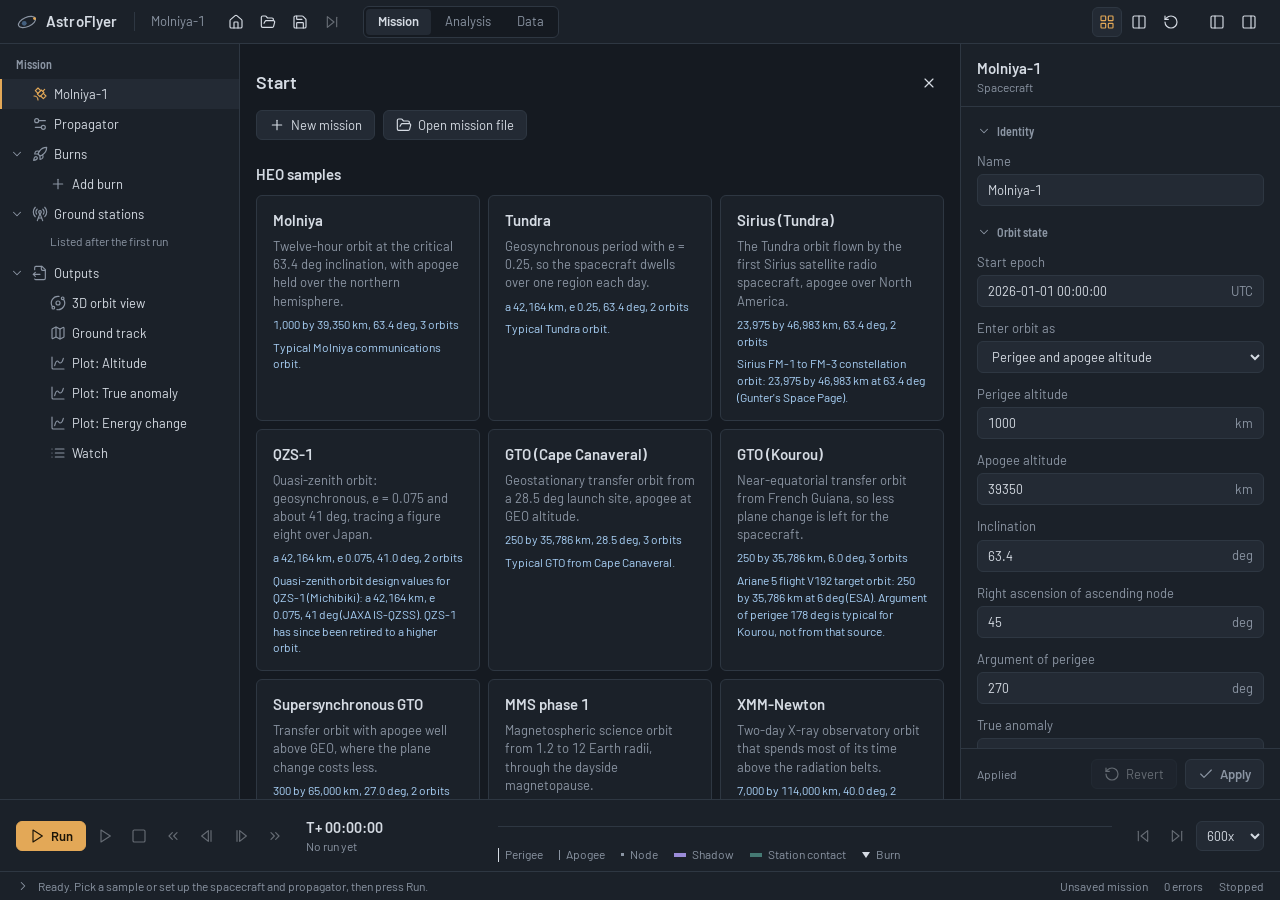
<file: astroflyer/frontend/index.html>
<!DOCTYPE html>
<html lang="en">
<head>
    <meta charset="UTF-8">
    <meta name="viewport" content="width=device-width, initial-scale=1.0">
    <title>AstroFlyer</title>
    <link rel="icon" href="icon.ico">
    <link rel="stylesheet" href="vendor/uPlot.min.css">
    <link rel="stylesheet" href="css/tokens.css">
    <link rel="stylesheet" href="css/app.css">
    <script src="vendor/three.min.js"></script>
    <script src="vendor/uPlot.iife.min.js"></script>
    <script type="module" src="js/main.js"></script>
</head>
<body>
    <div class="app" id="app">
        <header class="topbar">
            <div class="brand">
                <svg class="brand-mark" viewBox="0 0 24 24" aria-hidden="true">
                    <ellipse cx="12" cy="12" rx="10" ry="5" transform="rotate(-24 12 12)" />
                    <circle cx="9" cy="13.4" r="2.6" class="brand-earth" />
                    <circle cx="20.2" cy="8.3" r="1.6" class="brand-craft" />
                </svg>
                <span class="brand-name">AstroFlyer</span>
            </div>
            <span class="topbar-mission" id="topbar-mission"></span>
            <div class="topbar-actions">
                <button class="icon-button" type="button" data-action="home" aria-label="Start: new, open, recent and samples" title="Start"><svg class="icon" aria-hidden="true"><use href="icons/icons.svg#house"></use></svg></button>
                <button class="icon-button" type="button" data-action="open" aria-label="Open mission file" title="Open mission file (Ctrl+O)"><svg class="icon" aria-hidden="true"><use href="icons/icons.svg#folder-open"></use></svg></button>
                <button class="icon-button" type="button" data-action="save" aria-label="Save mission file" title="Save mission file (Ctrl+S)"><svg class="icon" aria-hidden="true"><use href="icons/icons.svg#save"></use></svg></button>
                <button class="icon-button" type="button" data-action="continue" aria-label="Continue from the end of the last run" title="Continue from the end of the last run: the next Run starts from its final state, with the settings you choose" disabled><svg class="icon" aria-hidden="true"><use href="icons/icons.svg#skip-forward"></use></svg></button>
            </div>
            <div class="workspace-switch" id="workspace-switch" role="tablist" aria-label="Workspace">
                <button type="button" role="tab" data-workspace="mission" aria-selected="true">Mission</button>
                <button type="button" role="tab" data-workspace="analysis" aria-selected="false">Analysis</button>
                <button type="button" role="tab" data-workspace="data" aria-selected="false">Data</button>
            </div>
            <div class="layout-controls" id="layout-controls" role="group" aria-label="View layout"></div>
            <div class="panel-toggles">
                <button class="icon-button" type="button" data-panel="tree" aria-pressed="true" aria-label="Show mission tree" title="Show mission tree"><svg class="icon" aria-hidden="true"><use href="icons/icons.svg#panel-left"></use></svg></button>
                <button class="icon-button" type="button" data-panel="inspector" aria-pressed="true" aria-label="Show inspector" title="Show inspector"><svg class="icon" aria-hidden="true"><use href="icons/icons.svg#panel-right"></use></svg></button>
            </div>
        </header>

        <nav class="tree" aria-label="Mission">
            <h2 class="region-title">Mission</h2>
            <ul class="tree-list" id="tree" role="tree" aria-label="Mission objects"></ul>
        </nav>

        <main class="workspace" id="workspace" aria-label="Views"></main>
        <main class="tools" id="tools" aria-label="Tools" hidden></main>
        <section class="home" id="home" aria-label="Start" hidden></section>

        <aside class="inspector" id="inspector" aria-label="Inspector"></aside>

        <footer class="dock">
            <section class="timeline" id="timeline" aria-label="Timeline"></section>
            <div class="statusbar">
                <section class="messages" id="messages" aria-label="Messages"></section>
                <div class="status" id="status" aria-label="Status"></div>
            </div>
        </footer>
    </div>
</body>
</html>
</file>
<file: astroflyer/frontend/css/tokens.css>
/* AstroFlyer design tokens. Fonts are bundled; nothing here loads from the network. */

@font-face { font-family: "Barlow"; font-weight: 400; font-style: normal; font-display: block; src: url("../fonts/barlow-latin-400-normal.woff2") format("woff2"); }
@font-face { font-family: "Barlow"; font-weight: 500; font-style: normal; font-display: block; src: url("../fonts/barlow-latin-500-normal.woff2") format("woff2"); }
@font-face { font-family: "Barlow"; font-weight: 600; font-style: normal; font-display: block; src: url("../fonts/barlow-latin-600-normal.woff2") format("woff2"); }
@font-face { font-family: "Barlow"; font-weight: 700; font-style: normal; font-display: block; src: url("../fonts/barlow-latin-700-normal.woff2") format("woff2"); }
@font-face { font-family: "Barlow Semi Condensed"; font-weight: 500; font-style: normal; font-display: block; src: url("../fonts/barlow-semi-condensed-latin-500-normal.woff2") format("woff2"); }
@font-face { font-family: "Barlow Semi Condensed"; font-weight: 600; font-style: normal; font-display: block; src: url("../fonts/barlow-semi-condensed-latin-600-normal.woff2") format("woff2"); }

:root {
    color-scheme: dark;

    --sky: #151A21;
    --panel: #1B2129;
    --raised: #232A34;
    --line: #2E3742;
    --text: #D5DBE3;
    --muted: #8B95A3;
    --amber: #E3A857;
    --on-amber: #1C1508;
    --track-low: #A9D1F7;
    --track-high: #44607F;
    --eclipse: #9A8BD8;
    --contact: #62B5A6;
    --error: #E07070;

    --font: "Barlow", "Segoe UI", system-ui, sans-serif;
    --font-condensed: "Barlow Semi Condensed", "Barlow", "Segoe UI", system-ui, sans-serif;
    --fs-small: 12px;
    --fs-base: 13px;
    --fs-medium: 15px;
    --fs-large: 18px;

    --radius: 6px;
    --gap: 8px;
    --tree-width: 240px;
    --inspector-width: 320px;
    --bar-height: 44px;
    --open-ms: 120ms;
}

@media (prefers-reduced-motion: reduce) {
    :root { --open-ms: 0ms; }
}
</file>
<file: astroflyer/frontend/css/app.css>
/* AstroFlyer layout and components. Colors and sizes come from tokens.css. */

*, *::before, *::after { box-sizing: border-box; }

html, body {
    margin: 0;
    height: 100%;
    background: var(--sky);
    color: var(--text);
    font-family: var(--font);
    font-size: var(--fs-base);
    line-height: 1.4;
    font-variant-numeric: tabular-nums;
}

body { overflow: hidden; }

h1, h2, h3, p { margin: 0; }

button, input, select { font: inherit; color: inherit; }

:focus-visible {
    outline: 2px solid var(--amber);
    outline-offset: 1px;
}

.visually-hidden {
    position: absolute;
    width: 1px;
    height: 1px;
    overflow: hidden;
    clip: rect(0 0 0 0);
    white-space: nowrap;
}

.icon {
    width: 16px;
    height: 16px;
    flex: none;
}

/* ---------- Shell ---------- */

.app {
    display: grid;
    height: 100vh;
    grid-template-columns: var(--tree-col, var(--tree-width)) minmax(0, 1fr) var(--inspector-col, var(--inspector-width));
    grid-template-rows: var(--bar-height) minmax(0, 1fr) auto;
    grid-template-areas:
        "top top top"
        "tree work inspector"
        "dock dock dock";
}

.topbar {
    grid-area: top;
    display: flex;
    align-items: center;
    gap: 16px;
    padding: 0 16px;
    background: var(--panel);
    border-bottom: 1px solid var(--line);
}

.brand {
    display: flex;
    align-items: center;
    gap: 8px;
}

.brand-mark {
    width: 22px;
    height: 22px;
    fill: none;
    stroke: var(--muted);
    stroke-width: 1.25;
}

.brand-earth { fill: var(--track-high); stroke: none; }
.brand-craft { fill: var(--amber); stroke: none; }

.brand-name {
    font-size: var(--fs-medium);
    font-weight: 600;
    letter-spacing: 0.01em;
}

.topbar-mission {
    color: var(--muted);
    padding-left: 16px;
    border-left: 1px solid var(--line);
}

.workspace-switch {
    display: flex;
    gap: 2px;
    padding: 2px;
    background: var(--sky);
    border: 1px solid var(--line);
    border-radius: var(--radius);
}

.workspace-switch button {
    height: 26px;
    padding: 0 12px;
    background: transparent;
    border: 0;
    border-radius: 4px;
    color: var(--muted);
    cursor: pointer;
}

.workspace-switch button:hover { color: var(--text); }

.workspace-switch [aria-selected="true"] {
    background: var(--raised);
    color: var(--text);
    font-weight: 600;
}

.layout-controls {
    display: flex;
    gap: 2px;
    margin-left: auto;
}

.layout-controls[hidden] { display: none; }

.layout-controls [aria-pressed="true"] {
    background: var(--raised);
    border-color: var(--line);
    color: var(--amber);
}

.region-title {
    font-family: var(--font-condensed);
    font-size: var(--fs-small);
    font-weight: 600;
    color: var(--muted);
    padding: 12px 16px 6px;
}

/* ---------- Mission tree ---------- */

.tree {
    grid-area: tree;
    background: var(--panel);
    border-right: 1px solid var(--line);
    overflow-y: auto;
}

.tree-list, .tree-list ul {
    list-style: none;
    margin: 0;
    padding: 0;
}

.tree-item { outline: none; }

.tree-row {
    display: flex;
    align-items: center;
    gap: 6px;
    height: 30px;
    padding-left: calc(8px + (var(--level) - 1) * 18px);
    padding-right: 12px;
    cursor: default;
    border-left: 2px solid transparent;
}

.tree-row:hover { background: var(--raised); }

.tree-item:focus-visible > .tree-row {
    outline: 2px solid var(--amber);
    outline-offset: -2px;
}

.tree-item.is-selected > .tree-row {
    background: var(--raised);
    border-left-color: var(--amber);
}

.tree-item.is-selected > .tree-row .icon { color: var(--amber); }

.tree-twisty {
    display: inline-flex;
    width: 16px;
    color: var(--muted);
}

.tree-twisty .icon { width: 14px; height: 14px; }

.tree-row > .icon { color: var(--muted); }

.tree-label {
    overflow: hidden;
    text-overflow: ellipsis;
    white-space: nowrap;
}

.tree-empty {
    padding: 4px 12px 8px 50px;
    color: var(--muted);
    font-size: var(--fs-small);
}

/* ---------- Workspace and views ---------- */

.workspace {
    grid-area: work;
    display: grid;
    gap: var(--gap);
    padding: var(--gap);
    min-height: 0;
}

/* 3D over ground track on the left, three plots stacked on the right, watch along the bottom. */
.workspace[data-layout="heo"] {
    grid-template-columns: minmax(0, 3fr) minmax(0, 2fr);
    grid-template-rows: repeat(6, minmax(0, 1fr)) minmax(0, 2fr);
    grid-template-areas:
        "p1 p3"
        "p1 p3"
        "p1 p4"
        "p2 p4"
        "p2 p5"
        "p2 p5"
        "p6 p6";
}

.workspace[data-layout="quad"] {
    grid-template-columns: repeat(2, minmax(0, 1fr));
    grid-template-rows: repeat(2, minmax(0, 1fr));
    grid-template-areas: "p1 p2" "p3 p6";
}

.workspace[data-layout="single"] {
    grid-template-columns: minmax(0, 1fr);
    grid-template-rows: minmax(0, 1fr);
}

.workspace[data-layout="single"] > .view { grid-area: auto !important; }

.view {
    display: flex;
    flex-direction: column;
    background: var(--panel);
    border: 1px solid var(--line);
    border-radius: var(--radius);
    min-height: 0;
    overflow: hidden;
    container-type: inline-size;
}

.view[hidden] { display: none; }

/* In a narrow pane the header keeps its tools; the title shrinks to its icon. */
@container (max-width: 380px) {
    .view-title span { display: none; }
}

.compact-select select {
    height: 26px;
    padding: 0 6px;
    background: var(--raised);
    border: 1px solid var(--line);
    border-radius: var(--radius);
}

.view-tools {
    display: flex;
    align-items: center;
    gap: 4px;
}

.view[data-view="plot"] .view-body { overflow: hidden; }
.view[data-view="plot"] .u-over { cursor: crosshair; }

.view-head {
    display: flex;
    align-items: center;
    gap: 4px;
    height: 36px;
    padding: 0 4px;
    border-bottom: 1px solid var(--line);
    flex: none;
}

.view-title {
    display: inline-flex;
    align-items: center;
    gap: 8px;
    height: 28px;
    padding: 0 8px;
    background: transparent;
    border: 0;
    border-radius: var(--radius);
    font-weight: 600;
    cursor: pointer;
}

.view-title {
    flex: 1;
    min-width: 0;
    justify-content: flex-start;
}

.view-title span {
    overflow: hidden;
    text-overflow: ellipsis;
    white-space: nowrap;
}

.pane-type select {
    width: 28px;
    height: 26px;
    padding: 0;
    background: transparent;
    border: 1px solid transparent;
    border-radius: var(--radius);
    color: transparent;
    cursor: pointer;
    background-image: linear-gradient(45deg, transparent 50%, var(--muted) 50%), linear-gradient(135deg, var(--muted) 50%, transparent 50%);
    background-position: 11px 12px, 15px 12px;
    background-size: 4px 4px;
    background-repeat: no-repeat;
    appearance: none;
}

.pane-type select:hover, .pane-type select:focus-visible { background-color: var(--raised); border-color: var(--line); }
.pane-type option { color: var(--text); background: var(--raised); }

.view-title .icon { color: var(--muted); }

.hud {
    position: absolute;
    top: 8px;
    left: 10px;
    white-space: pre;
    font-size: var(--fs-small);
    line-height: 1.5;
    color: var(--muted);
    pointer-events: none;
    text-shadow: 0 0 4px var(--sky);
}

.hud[hidden] { display: none; }
.view-title:hover { background: var(--raised); }

.view-body {
    position: relative;
    flex: 1;
    min-height: 0;
    overflow: auto;
}

.view-canvas {
    position: absolute;
    inset: 0;
    width: 100%;
    height: 100%;
    display: block;
}

.view[data-view="orbit3d"] .view-canvas { cursor: grab; }
.view[data-view="orbit3d"] .view-canvas:active { cursor: grabbing; }

.empty {
    display: grid;
    place-content: center;
    gap: 4px;
    height: 100%;
    min-height: 240px;
    padding: 24px;
    text-align: center;
    color: var(--muted);
}

.empty-title {
    color: var(--text);
    font-size: var(--fs-medium);
    font-weight: 600;
}

.summary {
    display: grid;
    grid-template-columns: repeat(auto-fill, minmax(124px, 1fr));
    gap: 12px 24px;
    margin: 0;
    padding: 14px 16px;
    border-bottom: 1px solid var(--line);
}

.summary dt {
    color: var(--muted);
    font-size: var(--fs-small);
}

.summary dd {
    margin: 2px 0 0;
    font-size: var(--fs-large);
    font-weight: 500;
}

.watch-grid {
    display: grid;
    grid-template-columns: repeat(auto-fill, minmax(230px, 1fr));
    column-gap: 24px;
    margin: 0;
    padding: 6px 16px 12px;
}

.watch-row {
    display: flex;
    justify-content: space-between;
    gap: 12px;
    padding: 5px 0;
    border-bottom: 1px solid var(--line);
}

.watch-row dt { color: var(--muted); }
.watch-row dd { margin: 0; font-weight: 500; text-align: right; }
.watch-row .unit { color: var(--muted); font-weight: 400; }

.viewpoints {
    list-style: none;
    margin: 0;
    padding: 0 16px;
}

.viewpoints li { display: flex; align-items: center; gap: 4px; }

.viewpoint-go {
    flex: 1;
    height: 28px;
    padding: 0 8px;
    text-align: left;
    background: transparent;
    border: 1px solid transparent;
    border-radius: var(--radius);
    cursor: pointer;
}

.viewpoint-go:hover { background: var(--raised); border-color: var(--line); }

.toggle {
    display: inline-flex;
    align-items: center;
    gap: 6px;
    color: var(--muted);
}

/* ---------- Analysis and Data tools ---------- */

.workspace[hidden], .tools[hidden] { display: none; }

.tools {
    grid-area: work;
    display: flex;
    flex-direction: column;
    min-height: 0;
    padding: var(--gap);
    gap: var(--gap);
}

.tool-tabs {
    display: flex;
    gap: 4px;
    flex: none;
}

.tool-tab {
    height: 30px;
    padding: 0 12px;
    background: transparent;
    border: 1px solid transparent;
    border-radius: var(--radius);
    color: var(--muted);
    cursor: pointer;
}

.tool-tab:hover { color: var(--text); }

.tool-tab[aria-selected="true"] {
    background: var(--panel);
    border-color: var(--line);
    color: var(--text);
    font-weight: 600;
}

.tool-page {
    flex: 1;
    min-height: 0;
    overflow-y: auto;
    background: var(--panel);
    border: 1px solid var(--line);
    border-radius: var(--radius);
}

.tool-head, .section-head {
    display: flex;
    align-items: flex-start;
    justify-content: space-between;
    gap: 16px;
    padding: 16px 20px 12px;
}

.tool-title {
    font-size: var(--fs-large);
    font-weight: 600;
}

.tool-lead {
    max-width: 72ch;
    margin-top: 4px;
    color: var(--muted);
}

.tool-head > .tool-lead, .tool-page > .tool-lead { padding: 0 20px 12px; }

.tool-actions {
    display: flex;
    gap: 8px;
    flex: none;
}

.tool-section { border-top: 1px solid var(--line); }

.section-title {
    font-size: var(--fs-medium);
    font-weight: 600;
}

.tool-section > .section-title { padding: 16px 20px 0; }

.tool-form {
    display: flex;
    flex-wrap: wrap;
    align-items: flex-end;
    gap: 4px 8px;
    padding: 8px 12px 12px;
}

.tool-form .field { width: 200px; padding: 6px 8px; }
.tool-form .button { margin: 0 8px 6px; }
/* Always shown in tool forms: a hint appearing on focus moved the submit button under the pointer,
   so the first click after editing a field missed it */
.tool-form .field-hint { display: block; }

.section-pad { padding: 8px 20px 12px; }
.script-error { color: var(--error); }

.facts {
    display: grid;
    grid-template-columns: repeat(auto-fill, minmax(180px, 1fr));
    gap: 12px 24px;
    margin: 0;
    padding: 4px 20px 16px;
}

.facts dt { color: var(--muted); font-size: var(--fs-small); }
.facts dd { margin: 2px 0 0; font-size: var(--fs-medium); font-weight: 500; }

.data-table {
    width: 100%;
    border-collapse: collapse;
}

.data-table th, .data-table td {
    padding: 6px 20px;
    text-align: left;
    border-top: 1px solid var(--line);
    font-weight: 400;
}

.data-table thead th {
    color: var(--muted);
    font-family: var(--font-condensed);
    font-size: var(--fs-small);
    font-weight: 600;
}

.data-table .num { text-align: right; }
.data-table td.num:first-child { text-align: left; width: 1%; white-space: nowrap; }
.data-table .muted { color: var(--muted); }
.data-table tr[data-t] { cursor: pointer; }
.data-table tr[data-t]:hover { background: var(--raised); }
.data-table tr[data-t]:focus-visible { outline: 2px solid var(--amber); outline-offset: -2px; }
.data-table.compact th, .data-table.compact td { padding: 4px 20px; }

.tool-chart { padding: 0 12px 16px; }
.chart-legend { padding: 0 20px 8px; margin: 0; }
.key-line { width: 14px; height: 2px; }
.key-apogee-line { background: var(--track-high); }
.key-perigee-line { background: var(--track-low); }

.code-editor, .code-block {
    font-family: "Cascadia Mono", Consolas, ui-monospace, monospace;
    font-size: var(--fs-small);
    line-height: 1.5;
    color: var(--text);
}

.code-editor {
    display: block;
    width: calc(100% - 40px);
    min-height: 420px;
    margin: 0 20px 20px;
    padding: 12px;
    background: var(--sky);
    border: 1px solid var(--line);
    border-radius: var(--radius);
    resize: vertical;
    tab-size: 4;
}

.code-editor:focus { outline: none; border-color: var(--amber); }

.code-block {
    margin: 0 20px 16px;
    padding: 12px;
    overflow-x: auto;
    background: var(--sky);
    border: 1px solid var(--line);
    border-radius: var(--radius);
    white-space: pre;
}

/* ---------- Inspector ---------- */

.inspector {
    grid-area: inspector;
    display: flex;
    flex-direction: column;
    min-height: 0;
    background: var(--panel);
    border-left: 1px solid var(--line);
}

.inspector-head {
    display: flex;
    align-items: flex-start;
    justify-content: space-between;
    gap: 8px;
    padding: 14px 16px 10px;
    border-bottom: 1px solid var(--line);
}

.inspector-title {
    font-size: var(--fs-medium);
    font-weight: 600;
}

.inspector-kind {
    color: var(--muted);
    font-size: var(--fs-small);
}

.inspector-head .inspector-close { display: none; }

.inspector-body {
    flex: 1;
    overflow-y: auto;
    padding: 4px 0 16px;
}

.inspector-note {
    color: var(--muted);
    padding: 12px 16px;
}

.inspector-foot {
    display: flex;
    align-items: center;
    gap: 8px;
    padding: 10px 16px;
    border-top: 1px solid var(--line);
}

.inspector-state {
    margin-right: auto;
    color: var(--muted);
    font-size: var(--fs-small);
}

.field-group > summary {
    display: flex;
    align-items: center;
    gap: 6px;
    padding: 12px 16px 6px;
    color: var(--muted);
    font-family: var(--font-condensed);
    font-size: var(--fs-small);
    font-weight: 600;
    cursor: default;
    list-style: none;
}

.field-group > summary::-webkit-details-marker { display: none; }
.field-group > summary .icon { width: 14px; height: 14px; transition: transform var(--open-ms) ease; }
.field-group:not([open]) > summary .icon { transform: rotate(-90deg); }

.field {
    display: grid;
    gap: 4px;
    padding: 6px 16px;
}

.field > label { color: var(--muted); }

.field-control {
    display: flex;
    align-items: center;
    background: var(--raised);
    border: 1px solid var(--line);
    border-radius: var(--radius);
}

.field-control:focus-within { border-color: var(--amber); }
.field.has-error .field-control { border-color: var(--error); }

.field-control input, .field-control select {
    flex: 1;
    min-width: 0;
    height: 30px;
    padding: 0 10px;
    background: transparent;
    border: 0;
    outline: none;
}

.field-control select option { background: var(--raised); }

.field-unit {
    padding-right: 10px;
    color: var(--muted);
    white-space: nowrap;
}

.field-hint {
    display: none;
    color: var(--muted);
    font-size: var(--fs-small);
}

.field:focus-within .field-hint { display: block; }

.field-error {
    color: var(--error);
    font-size: var(--fs-small);
}

.field-check {
    grid-template-columns: auto 1fr;
    align-items: center;
    gap: 8px;
}

.field-check > label { color: var(--text); }

input[type="checkbox"] { accent-color: var(--amber); width: 15px; height: 15px; margin: 0; }

.readout {
    display: grid;
    grid-template-columns: auto 1fr;
    gap: 8px 16px;
    margin: 0;
    padding: 12px 16px;
}

.readout dt { color: var(--muted); }
.readout dd { margin: 0; text-align: right; }

/* ---------- Buttons ---------- */

.button {
    display: inline-flex;
    align-items: center;
    gap: 6px;
    height: 30px;
    padding: 0 12px;
    background: var(--raised);
    border: 1px solid var(--line);
    border-radius: var(--radius);
    cursor: pointer;
}

.button:hover:not(:disabled) { border-color: var(--muted); }

.button-primary {
    background: var(--amber);
    border-color: var(--amber);
    color: var(--on-amber);
    font-weight: 600;
}

.button-primary:hover:not(:disabled) { border-color: var(--text); }
.button-primary .icon { fill: currentColor; }

.icon-button {
    display: inline-grid;
    place-items: center;
    width: 30px;
    height: 30px;
    background: transparent;
    border: 1px solid transparent;
    border-radius: var(--radius);
    cursor: pointer;
}

.icon-button:hover:not(:disabled) { background: var(--raised); border-color: var(--line); }

button:disabled { opacity: 0.4; cursor: default; }

.button-primary:disabled {
    background: var(--raised);
    border-color: var(--line);
    color: var(--muted);
    opacity: 1;
}

/* ---------- Dock: timeline and messages ---------- */

.dock {
    grid-area: dock;
    background: var(--panel);
    border-top: 1px solid var(--line);
}

.timeline {
    display: flex;
    align-items: center;
    gap: 16px;
    padding: 8px 16px;
}

.transport {
    display: flex;
    align-items: center;
    gap: 4px;
}

.clock {
    display: grid;
    min-width: 176px;
}

.clock-now {
    font-size: var(--fs-medium);
    font-weight: 600;
}

.clock-total {
    color: var(--muted);
    font-size: var(--fs-small);
}

.track-wrap {
    flex: 1;
    min-width: 0;
}

.track {
    position: relative;
    height: 36px;
    border-radius: var(--radius);
    cursor: pointer;
    touch-action: none;
}

.track canvas {
    position: absolute;
    inset: 0;
    width: 100%;
    height: 100%;
}

.legend {
    display: flex;
    gap: 16px;
    margin: 2px 0 0;
    padding: 0;
    list-style: none;
    color: var(--muted);
    font-size: var(--fs-small);
}

.legend li { display: flex; align-items: center; gap: 6px; }

.key { display: inline-block; }
.key-perigee { width: 1px; height: 14px; background: var(--text); }
.key-apogee { width: 1px; height: 10px; background: var(--muted); }
.key-node { width: 3px; height: 3px; background: var(--muted); }
.key-shadow { width: 12px; height: 4px; background: var(--eclipse); }
.key-contact { width: 12px; height: 4px; background: var(--contact); opacity: 0.6; }
.key-burn { width: 0; height: 0; border-left: 4px solid transparent; border-right: 4px solid transparent; border-top: 6px solid var(--text); }

.scale[hidden] { display: none; }

.speed select, .scale select {
    height: 30px;
    padding: 0 6px;
    background: var(--raised);
    border: 1px solid var(--line);
    border-radius: var(--radius);
}

.statusbar {
    display: flex;
    align-items: flex-start;
    border-top: 1px solid var(--line);
}

.messages { flex: 1; min-width: 0; }

.status {
    display: flex;
    gap: 16px;
    height: 28px;
    align-items: center;
    padding: 0 16px;
    color: var(--muted);
    font-size: var(--fs-small);
    white-space: nowrap;
}

.status [data-level="error"] { color: var(--error); }
.muted { color: var(--muted); }

/* ---------- Hidden side panels ---------- */

.app.hide-tree { --tree-col: 0px; }
.app.hide-inspector { --inspector-col: 0px; }
.app.hide-tree .tree, .app.hide-inspector .inspector { display: none; }

.topbar-actions, .panel-toggles { display: flex; gap: 2px; }
.panel-toggles [aria-pressed="true"] { color: var(--text); }
.panel-toggles [aria-pressed="false"] { color: var(--muted); }

/* ---------- Home ---------- */

.home {
    grid-area: work;
    z-index: 3;
    overflow-y: auto;
    padding: var(--gap);
    background: var(--sky);
}

.home[hidden] { display: none; }

.home-inner {
    max-width: 960px;
    margin: 0 auto;
    padding: 8px 8px 24px;
}

.home-head {
    display: flex;
    align-items: center;
    justify-content: space-between;
    padding: 8px 0 12px;
}

.home-actions { display: flex; gap: 8px; margin-bottom: 24px; }
.home-actions label.button { cursor: pointer; }
.home .section-title { margin: 8px 0 10px; }

.recent {
    list-style: none;
    margin: 0 0 24px;
    padding: 0;
    border-top: 1px solid var(--line);
}

.recent button {
    display: flex;
    justify-content: space-between;
    gap: 16px;
    width: 100%;
    padding: 8px 4px;
    background: transparent;
    border: 0;
    border-bottom: 1px solid var(--line);
    text-align: left;
    cursor: pointer;
}

.recent button:hover { background: var(--panel); }

.samples {
    display: grid;
    grid-template-columns: repeat(auto-fill, minmax(210px, 1fr));
    gap: var(--gap);
}

.sample {
    display: grid;
    align-content: start;
    gap: 6px;
    padding: 14px 16px;
    background: var(--panel);
    border: 1px solid var(--line);
    border-radius: var(--radius);
    text-align: left;
    cursor: pointer;
}

.sample:hover { border-color: var(--muted); }
.sample-name { font-size: var(--fs-medium); font-weight: 600; }
.sample-lead { color: var(--muted); }
.sample-meta { font-size: var(--fs-small); color: var(--track-low); }

.messages-toggle {
    display: flex;
    align-items: center;
    gap: 8px;
    width: 100%;
    height: 28px;
    padding: 0 16px;
    background: transparent;
    border: 0;
    color: var(--muted);
    font-size: var(--fs-small);
    text-align: left;
    cursor: pointer;
}

.messages-toggle .icon { width: 14px; height: 14px; transition: transform var(--open-ms) ease; }
.messages.is-open .messages-toggle .icon { transform: rotate(90deg); }

.messages-latest {
    overflow: hidden;
    text-overflow: ellipsis;
    white-space: nowrap;
}

.messages-latest[data-level="error"],
.messages-latest[data-level="warning"] { color: var(--error); }

.messages-list {
    max-height: 160px;
    overflow-y: auto;
    margin: 0;
    padding: 0 16px 8px;
    list-style: none;
    font-size: var(--fs-small);
}

.message {
    display: flex;
    gap: 12px;
    padding: 2px 0;
}

.message time { color: var(--muted); }
.message[data-level="error"],
.message[data-level="warning"] { color: var(--error); }
.message .icon { width: 14px; height: 14px; }

/* ---------- Narrow windows: inspector slides over the views ---------- */

@media (max-width: 1279px) {
    .app {
        grid-template-columns: var(--tree-col, var(--tree-width)) minmax(0, 1fr);
        grid-template-areas:
            "top top"
            "tree work"
            "dock dock";
    }

    .inspector {
        grid-area: work;
        justify-self: end;
        width: min(var(--inspector-width), 100%);
        z-index: 2;
        box-shadow: -8px 0 24px rgb(0 0 0 / 0.35);
        transform: translateX(100%);
        visibility: hidden;
        transition: transform var(--open-ms) ease, visibility var(--open-ms);
    }

    .inspector.is-open {
        transform: none;
        visibility: visible;
    }

    .inspector-head .inspector-close { display: inline-grid; }
}
</file>
<file: astroflyer/frontend/vendor/uPlot.min.css>
.uplot, .uplot *, .uplot *::before, .uplot *::after {box-sizing: border-box;}.uplot {font-family: system-ui, -apple-system, "Segoe UI", Roboto, "Helvetica Neue", Arial, "Noto Sans", sans-serif, "Apple Color Emoji", "Segoe UI Emoji", "Segoe UI Symbol", "Noto Color Emoji";line-height: 1.5;width: min-content;}.u-title {text-align: center;font-size: 18px;font-weight: bold;}.u-wrap {position: relative;user-select: none;}.u-over, .u-under {position: absolute;}.u-under {overflow: hidden;}.uplot canvas {display: block;position: relative;width: 100%;height: 100%;}.u-axis {position: absolute;}.u-legend {font-size: 14px;margin: auto;text-align: center;}.u-inline {display: block;}.u-inline * {display: inline-block;}.u-inline tr {margin-right: 16px;}.u-legend th {font-weight: 600;}.u-legend th > * {vertical-align: middle;display: inline-block;}.u-legend .u-marker {width: 1em;height: 1em;margin-right: 4px;background-clip: padding-box !important;}.u-inline.u-live th::after {content: ":";vertical-align: middle;}.u-inline:not(.u-live) .u-value {display: none;}.u-series > * {padding: 4px;}.u-series th {cursor: pointer;}.u-legend .u-off > * {opacity: 0.3;}.u-select {background: rgba(0,0,0,0.07);position: absolute;pointer-events: none;}.u-cursor-x, .u-cursor-y {position: absolute;left: 0;top: 0;pointer-events: none;will-change: transform;}.u-hz .u-cursor-x, .u-vt .u-cursor-y {height: 100%;border-right: 1px dashed #607D8B;}.u-hz .u-cursor-y, .u-vt .u-cursor-x {width: 100%;border-bottom: 1px dashed #607D8B;}.u-cursor-pt {position: absolute;top: 0;left: 0;border-radius: 50%;border: 0 solid;pointer-events: none;will-change: transform;/*this has to be !important since we set inline "background" shorthand */background-clip: padding-box !important;}.u-axis.u-off, .u-select.u-off, .u-cursor-x.u-off, .u-cursor-y.u-off, .u-cursor-pt.u-off {display: none;}
</file>
